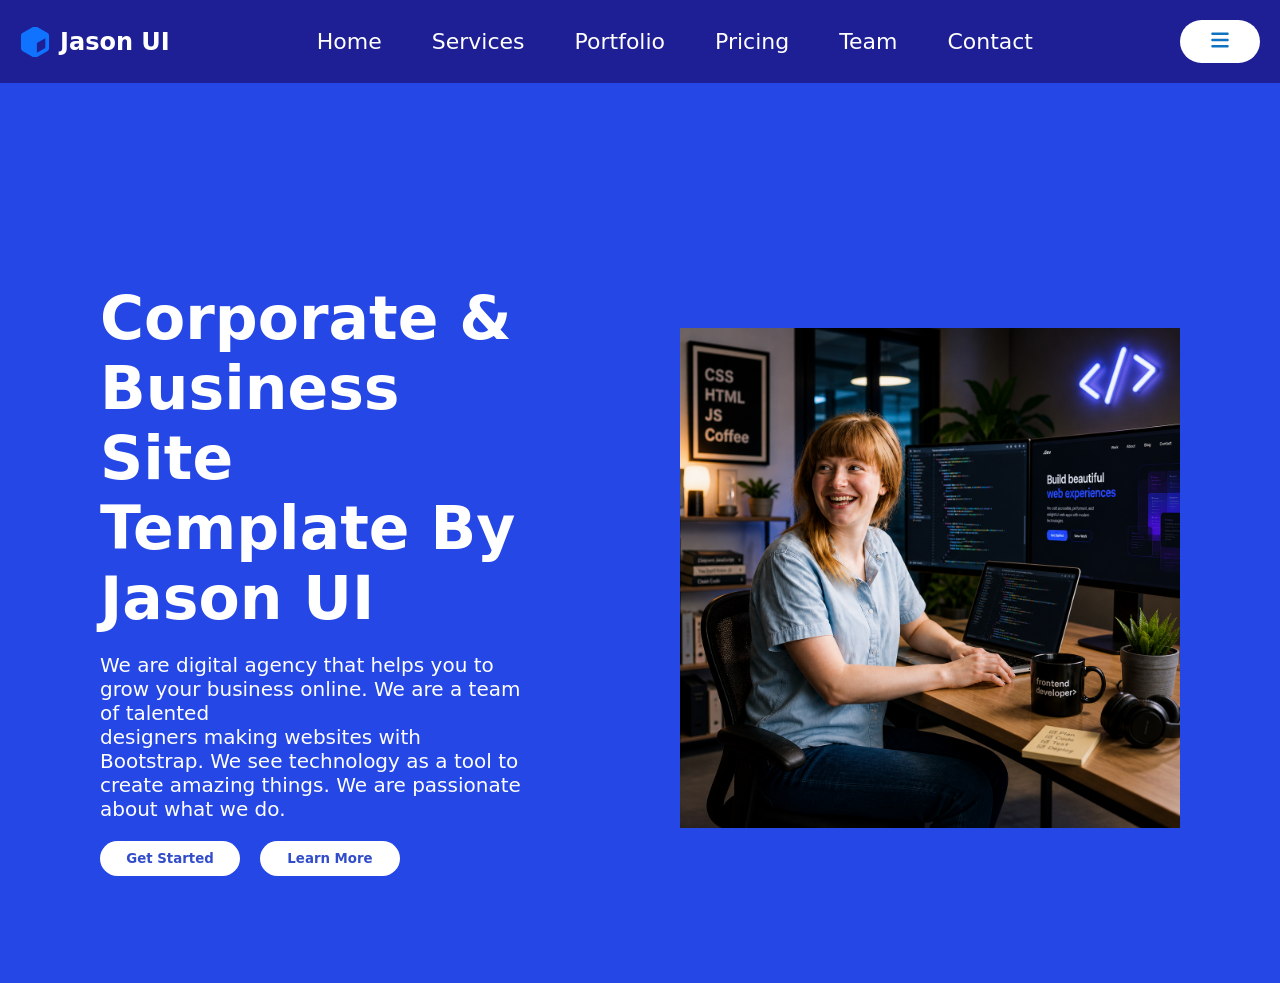
<file: index.html>
<!DOCTYPE html>
<html lang="en">
<head>
    <meta charset="UTF-8">
    <meta name="viewport" content="width=device-width, initial-scale=1.0">
    <meta http-equiv="X-UA-Compatible" content="ie=edge">
    <meta name="description" content="Jason UI is a corporate and business site template built with HTML and CSS. It is a modern and responsive design that can be used for any type of business website.">
    <meta name="keywords" content="Jason UI, corporate site template, business site template, HTML, CSS, responsive design, modern design">
    <meta name="author" content="Jason UI Team">
    <link rel="stylesheet" href="css/styles.css" type="text/css">
    <title>Jason UI Business Landing Page</title>
</head>
<body>

    <!-- Navigation Bar -->

    <nav class="nav-bar">
        <div class="logo-container">
            <svg width="30" height="30" xmlns="http://www.w3.org/2000/svg" viewBox="0 0 512 512"><path fill="rgb(16, 115, 273)" d="M224.3-2.5c19.8-11.4 44.2-11.4 64 0L464.2 99c19.8 11.4 32 32.6 32 55.4l0 203c0 22.9-12.2 44-32 55.4L288.3 514.5c-19.8 11.4-44.2 11.4-64 0L48.5 413c-19.8-11.4-32-32.6-32-55.4l0-203c0-22.9 12.2-44 32-55.4L224.3-2.5zm207.8 360l0-166.1-143.8 83 0 166.1 143.8-83z"/></svg>
            <span class="logo-text">Jason UI</span>
        </div>
        
        <div class="list-container">
            <ul class="nav-list">
                <li><a href="index.html">Home</a></li>
                <li><a href="services.html">Services</a></li>
                <li><a href="#">Portfolio</a></li>
                <li><a href="pricing.html">Pricing</a></li>
                <li><a href="#">Team</a></li>
                <li><a href="contact.html">Contact</a></li>
            </ul>
        </div>

        <div class="btn-container">
            <button class="btn">
                <svg width="40" height="20" xmlns="http://www.w3.org/2000/svg" viewBox="0 0 448 512"><path fill="rgb(16, 115, 193)" d="M0 96C0 78.3 14.3 64 32 64l384 0c17.7 0 32 14.3 32 32s-14.3 32-32 32L32 128C14.3 128 0 113.7 0 96zM0 256c0-17.7 14.3-32 32-32l384 0c17.7 0 32 14.3 32 32s-14.3 32-32 32L32 288c-17.7 0-32-14.3-32-32zM448 416c0 17.7-14.3 32-32 32L32 448c-17.7 0-32-14.3-32-32s14.3-32 32-32l384 0c17.7 0 32 14.3 32 32z"/></svg>
            </button>
        </div>
    </nav>

    <!--Main Page-->

    <main class="main-container">
        <div class="main-content">

            <!--Introduction Section-->

            <section class="intro-container">
                <h1 class="intro-heading">
                    Corporate & Business Site<br>Template By<br>Jason UI
                </h1>

                <p class="intro-paragraph">
                    We are digital agency that helps you to grow your business online. We are a team of talented<br> designers making websites with Bootstrap. We see technology as a tool to<br> create amazing things. We are passionate about what we do.
                </p>

                <div class="btn-group">
                    <button class="started-btn">Get Started</button>
                    <button class="learn-btn">Learn More</button>
                </div>
            </section>

            <!--Image Section-->

            <section class="image-container">
                <div class="image-wrapper">
                    <img src="images/tech-worker.png" alt="A Tech worker">
                </div>
            </section>
        </div>
    </main>
</body>
</html>
</file>
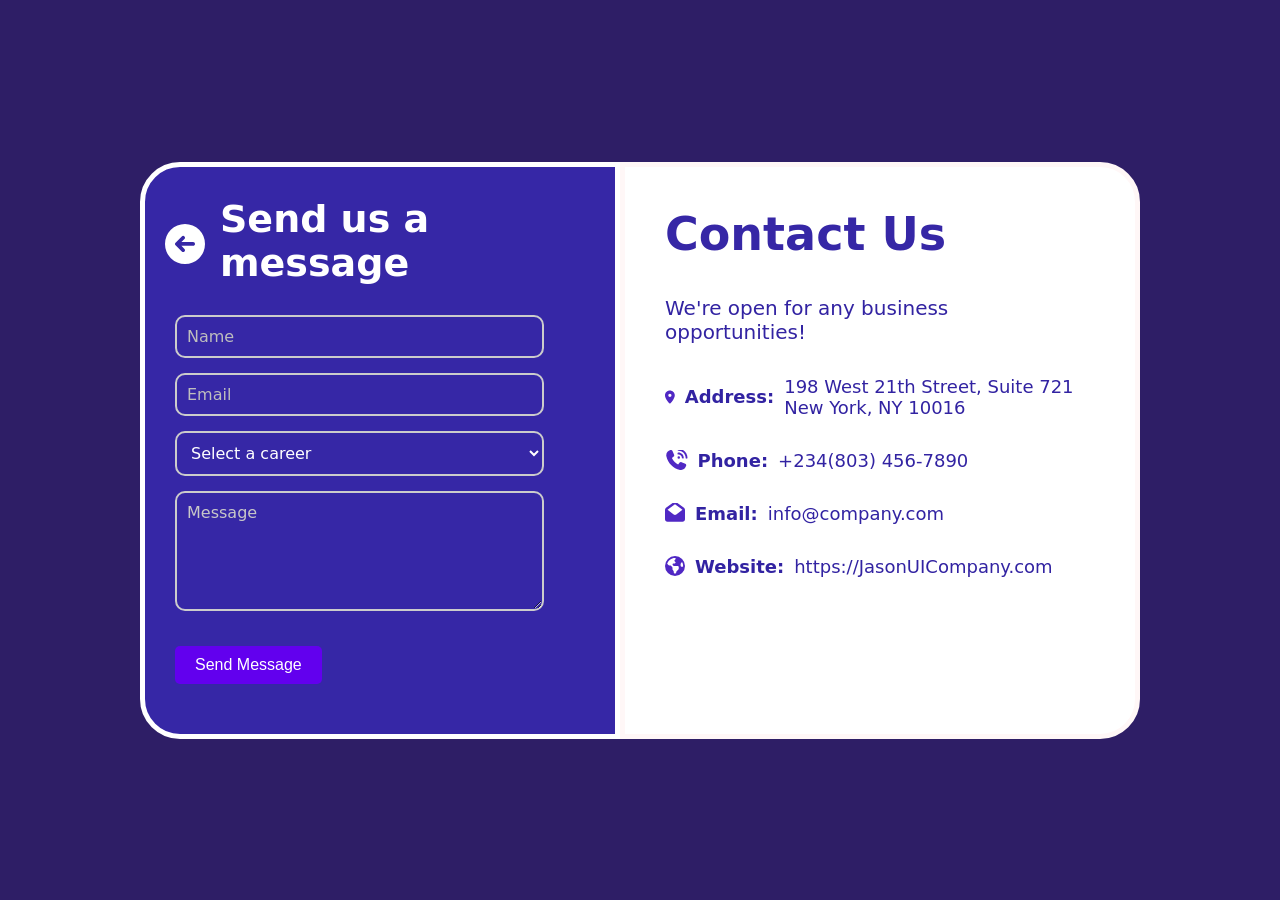
<file: contact.html>
<!DOCTYPE html>
<html lang="en">
<head>
    <meta charset="UTF-8">
    <meta name="viewport" content="width=device-width, initial-scale=1.0">
    <meta http-equiv="X-UA-Compatible" content="ie=edge">
    <meta name="description" content="Jason UI is a corporate and business site template built with HTML and CSS. It is a modern and responsive design that can be used for any type of business website.">
    <meta name="keywords" content="Jason UI, corporate site template, business site template, HTML, CSS, responsive design, modern design">
    <meta name="author" content="Jason UI Contact Page">

    <link rel="stylesheet" href="css/contact.css" type="text/css">

    <title>Contact Page</title>
</head>
<body>
    <main>
        <div class="contact-container">

            <!-- Contact Form -->

            <section class="contact-form">
                <div class="contact-form-header">
                    <a href="index.html"><svg xmlns="http://www.w3.org/2000/svg" height="40" width="40" viewBox="0 0 512 512"><path fill="white" d="M256 512a256 256 0 1 0 0-512 256 256 0 1 0 0 512zM135 239l80-80c9.4-9.4 24.6-9.4 33.9 0s9.4 24.6 0 33.9l-39 39 150.1 0c13.3 0 24 10.7 24 24s-10.7 24-24 24l-150.1 0 39 39c9.4 9.4 9.4 24.6 0 33.9s-24.6 9.4-33.9 0l-80-80c-9.4-9.4-9.4-24.6 0-33.9z"/></svg></a>
                    <span><h2>Send us a message</h2></span>
                </div>

                <!--Form-->

                        <form action="submit_form.php" method="get">
                            <div class="form-group">
                                <input type="text" name="name" placeholder="Name" required>

                                <input type="email" name="email" placeholder="Email" required>

                                <select class="career-select" id="career" name="career">
                                    <option value=" ">Select a career</option>
                                    <option value="Software Engineer">Software Engineer</option>
                                    <option value="Product Manager">Product Manager</option>
                                    <option value="Designer">Designer</option>
                                    <option value="Sales Associate">Sales Associate</option>
                                    <option value="Customer Service Representative">Customer Service Representative</option>
                                    <option value="web developer">Web developer</option>
                                    <option value="others">Others</option>
                                </select>

                                    <textarea rows="5" cols="60" name="message" placeholder="Message" required></textarea>

                                    <button id="submit-btn" type="submit">Send Message</button>
                            </div>

                        </form>
            </section>

            <!-- Contact Information -->

            <section class="contact-info">
                <h2 class="contact-info-title">Contact Us</h2>
                <p class="contact-info-description">We're open for any business opportunities!</p>

                <p class="address">
                    <svg xmlns="http://www.w3.org/2000/svg" height="20" width="15" viewBox="0 0 384 512"><path fill="rgb(80, 40, 196)" d="M0 188.6C0 84.4 86 0 192 0S384 84.4 384 188.6c0 119.3-120.2 262.3-170.4 316.8-11.8 12.8-31.5 12.8-43.3 0-50.2-54.5-170.4-197.5-170.4-316.8zM192 256a64 64 0 1 0 0-128 64 64 0 1 0 0 128z"/></svg><strong>Address:</strong> 198 West 21th Street, Suite 721 New York, NY 10016</p>

                <p class="phone">
                    <svg xmlns="http://www.w3.org/2000/svg" height="20" width="22.5" viewBox="0 0 576 512"><path fill="rgb(80, 40, 196)" d="M344-32c128.1 0 232 103.9 232 232 0 13.3-10.7 24-24 24s-24-10.7-24-24c0-101.6-82.4-184-184-184-13.3 0-24-10.7-24-24s10.7-24 24-24zm8 192a32 32 0 1 1 0 64 32 32 0 1 1 0-64zM320 88c0-13.3 10.7-24 24-24 75.1 0 136 60.9 136 136 0 13.3-10.7 24-24 24s-24-10.7-24-24c0-48.6-39.4-88-88-88-13.3 0-24-10.7-24-24zM144.1 1.4c19.7-5.4 40.3 4.7 48.1 23.5l40.5 97.3c6.9 16.5 2.1 35.6-11.8 47l-44.1 36.1c32.5 71.6 89 130 159.3 164.9L374.7 323c11.3-13.9 30.4-18.6 47-11.8L519 351.8c18.8 7.8 28.9 28.4 23.5 48.1l-1.5 5.5C523.4 470.1 460.9 525.3 384.6 509.2 209.6 472.1 71.9 334.4 34.8 159.4 18.7 83.1 73.9 20.6 138.5 2.9l5.5-1.5z"/></svg><strong>Phone:</strong> +234(803) 456-7890</p>

                <p class="email">
                    <svg xmlns="http://www.w3.org/2000/svg" height="20" width="20" viewBox="0 0 512 512"><path fill="rgb(80, 40, 196)" d="M64.4 175.8L256 33.9 447.6 175.8 289.5 293c-9.7 7.2-21.4 11-33.5 11s-23.8-3.9-33.5-11L64.4 175.8zM256-32c-12.1 0-23.8 3.9-33.5 11L25.9 124.7C9.6 136.8 0 155.8 0 176.1L0 416c0 35.3 28.7 64 64 64l384 0c35.3 0 64-28.7 64-64l0-239.9c0-20.3-9.6-39.4-25.9-51.4L289.5-21c-9.7-7.2-21.4-11-33.5-11z"/></svg><strong>Email:</strong> info@company.com</p>

                <p class="website">
                    <svg xmlns="http://www.w3.org/2000/svg" height="20" width="20" viewBox="0 0 512 512"><path fill="rgb(80, 40, 196)" d="M55.7 199.7l30.9 30.9c6 6 14.1 9.4 22.6 9.4l21.5 0c8.5 0 16.6 3.4 22.6 9.4l29.3 29.3c6 6 9.4 14.1 9.4 22.6l0 37.5c0 8.5 3.4 16.6 9.4 22.6l13.3 13.3c6 6 9.4 14.1 9.4 22.6l0 18.7c0 17.7 14.3 32 32 32s32-14.3 32-32l0-2.7c0-8.5 3.4-16.6 9.4-22.6l45.3-45.3c6-6 9.4-14.1 9.4-22.6l0-34.7c0-17.7-14.3-32-32-32l-82.7 0c-8.5 0-16.6-3.4-22.6-9.4l-16-16c-4.2-4.2-6.6-10-6.6-16 0-12.5 10.1-22.6 22.6-22.6l34.7 0c12.5 0 22.6-10.1 22.6-22.6 0-6-2.4-11.8-6.6-16l-19.7-19.7C242 130 240 125.1 240 120s2-10 5.7-13.7l17.3-17.3c5.8-5.8 9.1-13.7 9.1-21.9 0-7.2-2.4-13.7-6.4-18.9-3.2-.1-6.4-.2-9.6-.2-95.4 0-175.7 64.2-200.3 151.7zM464 256c0-34.6-8.4-67.2-23.4-95.8-6.4 .9-12.7 3.9-17.9 9.1l-13.4 13.4c-6 6-9.4 14.1-9.4 22.6l0 34.7c0 17.7 14.3 32 32 32l24.1 0c2.5 0 5-.3 7.3-.8 .4-5 .5-10.1 .5-15.2zM0 256a256 256 0 1 1 512 0 256 256 0 1 1 -512 0z"/></svg><strong>Website:</strong> <a href="https://Jason UI Comapny.com">https://JasonUICompany.com</a></p>

            </section>
        </div>
    </main>
    
</body>
</html>
</file>
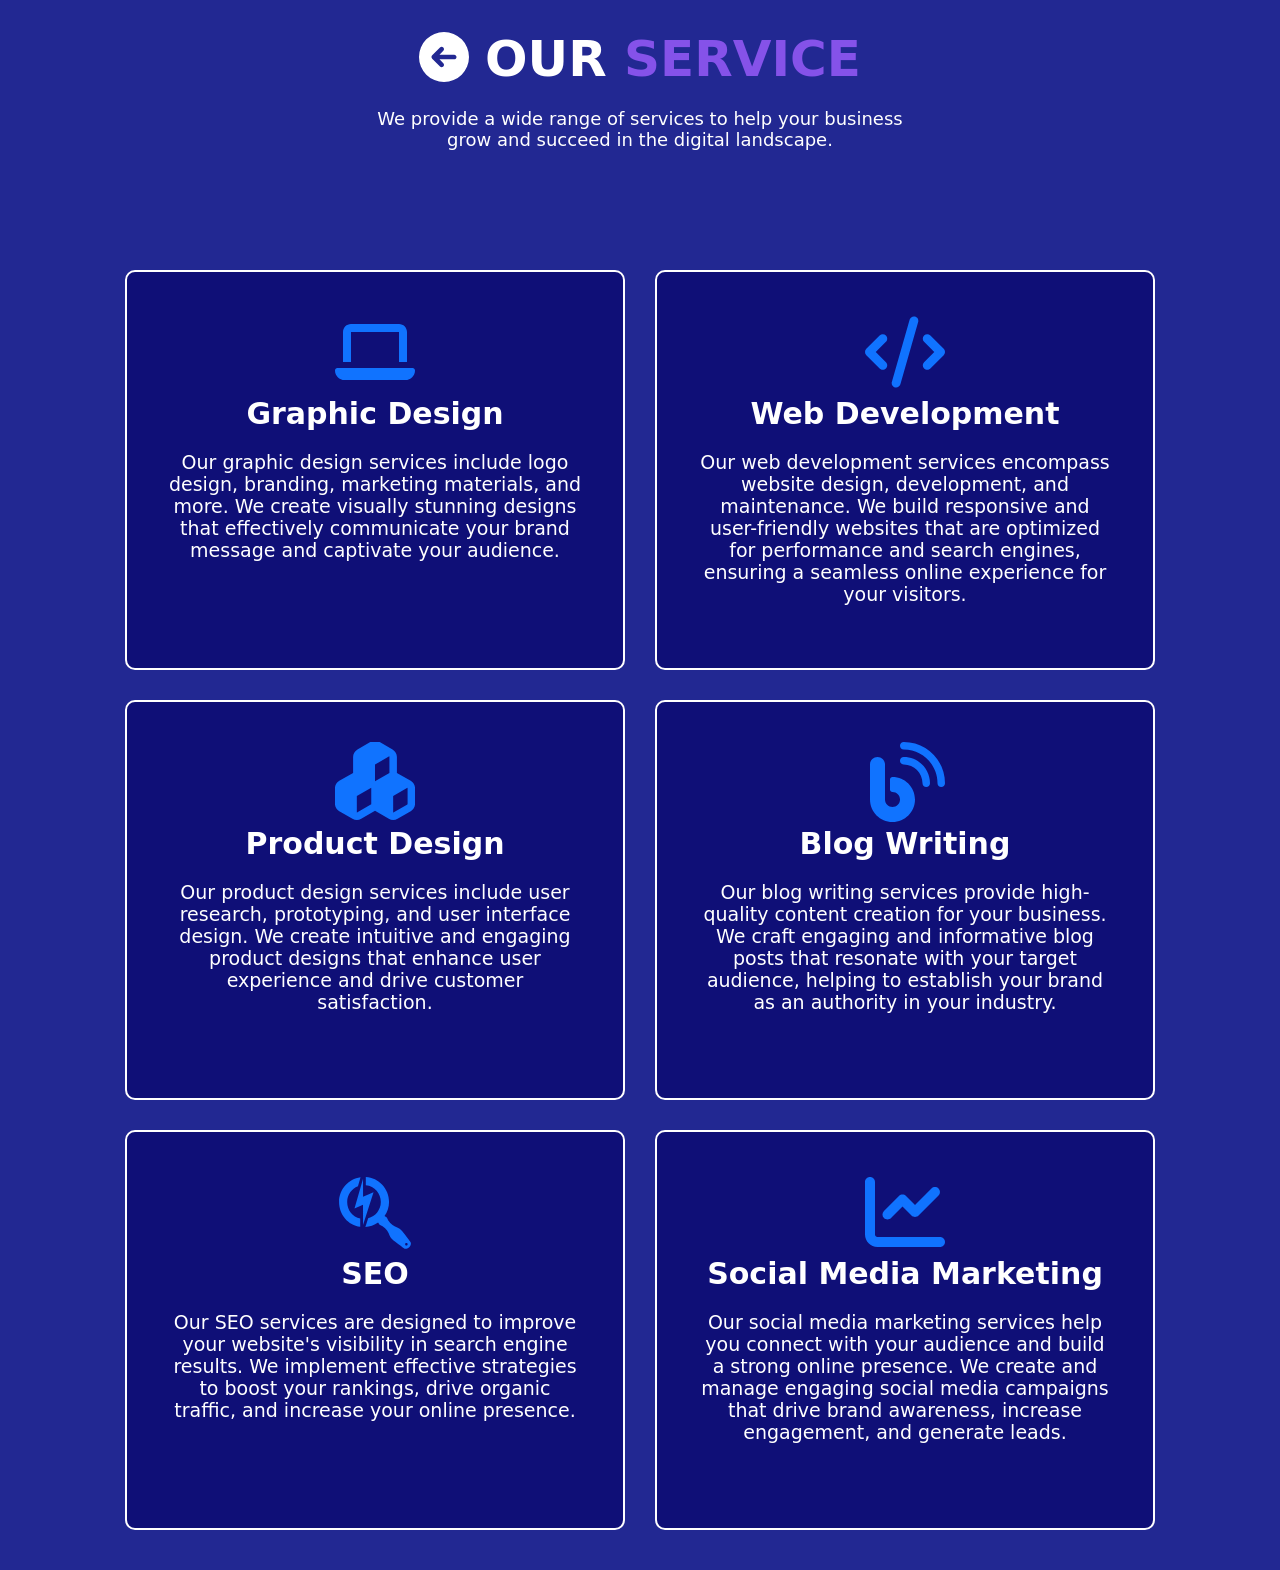
<file: services.html>
<!DOCTYPE html>
<html lang="en">
<head>
    <meta charset="UTF-8">
    <meta name="viewport" content="width=device-width, initial-scale=1.0">
    <meta http-equiv="X-UA-Compatible" content="ie=edge">
    <meta name="description" content="Jason UI is a corporate and business site template built with HTML and CSS. It is a modern and responsive design that can be used for any type of business website.">
    <meta name="keywords" content="Jason UI, corporate site template, business site template, HTML, CSS, responsive design, modern design">
    <meta name="author" content="Jason UI services page">
    <link rel="stylesheet" href="css/services.css" type="text/css">
    <title>Services</title>
</head>
    <body>
        <main>

            <!--Service Intro-->

            <section class="service-intro">
                <div class="our-service container">
                    <a class="back-link" href="index.html">
                        <svg width="50" height="50" xmlns="http://www.w3.org/2000/svg" viewBox="0 0 512 512"><path fill="white" d="M256 512a256 256 0 1 0 0-512 256 256 0 1 0 0 512zM135 239l80-80c9.4-9.4 24.6-9.4 33.9 0s9.4 24.6 0 33.9l-39 39 150.1 0c13.3 0 24 10.7 24 24s-10.7 24-24 24l-150.1 0 39 39c9.4 9.4 9.4 24.6 0 33.9s-24.6 9.4-33.9 0l-80-80c-9.4-9.4-9.4-24.6 0-33.9z"/>
                        </svg>
                    </a>
                    
                    <h1>OUR <span class="highlight">SERVICE</span></h1>
                </div>
                
                <p class="intro-description">We provide a wide range of services to help your business<br> grow and succeed in the digital landscape.</p>
            </section>

            <!--Service List-->

            <section class="service-list">
                <div class="graphic-design">
                    <svg width="80" height="80" xmlns="http://www.w3.org/2000/svg" viewBox="0 0 640 512"><path fill="rgb(16, 115, 273)" d="M128 32C92.7 32 64 60.7 64 96l0 240 64 0 0-240 384 0 0 240 64 0 0-240c0-35.3-28.7-64-64-64L128 32zM19.2 384C8.6 384 0 392.6 0 403.2 0 445.6 34.4 480 76.8 480l486.4 0c42.4 0 76.8-34.4 76.8-76.8 0-10.6-8.6-19.2-19.2-19.2L19.2 384z"/></svg>
                    <h2>Graphic Design</h2>
                    <p class="service-description">Our graphic design services include logo design, branding, marketing materials, and more. We create visually stunning designs that effectively communicate your brand message and captivate your audience.</p>
                </div>

                <div class="web-development">
                    <svg width="80" height="80" xmlns="http://www.w3.org/2000/svg" viewBox="0 0 576 512"><path fill="rgb(16, 115, 273)" d="M360.8 1.2c-17-4.9-34.7 5-39.6 22l-128 448c-4.9 17 5 34.7 22 39.6s34.7-5 39.6-22l128-448c4.9-17-5-34.7-22-39.6zm64.6 136.1c-12.5 12.5-12.5 32.8 0 45.3l73.4 73.4-73.4 73.4c-12.5 12.5-12.5 32.8 0 45.3s32.8 12.5 45.3 0l96-96c12.5-12.5 12.5-32.8 0-45.3l-96-96c-12.5-12.5-32.8-12.5-45.3 0zm-274.7 0c-12.5-12.5-32.8-12.5-45.3 0l-96 96c-12.5 12.5-12.5 32.8 0 45.3l96 96c12.5 12.5 32.8 12.5 45.3 0s12.5-32.8 0-45.3L77.3 256 150.6 182.6c12.5-12.5 12.5-32.8 0-45.3z"/></svg>
                    <h2>Web Development</h2>
                    <p class="service-description">Our web development services encompass website design, development, and maintenance. We build responsive and user-friendly websites that are optimized for performance and search engines, ensuring a seamless online experience for your visitors.</p>
                </div>

                <div class="product-design">
                    <svg width="80" height="80" xmlns="http://www.w3.org/2000/svg" viewBox="0 0 512 512"><path fill="rgb(16, 115, 273)" d="M284-1.3c-17.3-10-38.7-10-56 0L143.8 47.3c-17.3 10-28 28.5-28 48.5l0 101.9-88.3 51c-17.3 10-28 28.5-28 48.5l0 97.3c0 20 10.7 38.5 28 48.5l84.3 48.6c17.3 10 38.7 10 56 0l88.3-51 88.3 51c17.3 10 38.7 10 56 0L484.5 443c17.3-10 28-28.5 28-48.5l0-97.3c0-20-10.7-38.5-28-48.5l-88.3-51 0-101.9c0-20-10.7-38.5-28-48.5L284-1.3zM232 292.6l0 106.5-88.3 51c-1.2 .7-2.6 1.1-4 1.1l0-105.3 92.3-53.3zm231.4 .6c.7 1.2 1.1 2.6 1.1 4l0 97.3c0 2.9-1.5 5.5-4 6.9l-84.3 48.6c-1.2 .7-2.6 1.1-4 1.1l0-105.3 91.2-52.6zM348.3 95.8l0 101.9-92.3 53.3 0-106.5 91.2-52.6c.7 1.2 1.1 2.6 1.1 4z"/></svg>
                    <h2>Product Design</h2>
                    <p class="service-description">Our product design services include user research, prototyping, and user interface design. We create intuitive and engaging product designs that enhance user experience and drive customer satisfaction.</p>
                </div>

                <div class="blog-writing">
                    <svg width="80" height="80" xmlns="http://www.w3.org/2000/svg" viewBox="0 0 512 512"><path fill="rgb(16, 115, 273)" d="M224 24c0-13.3 10.7-24 24-24 145.8 0 264 118.2 264 264 0 13.3-10.7 24-24 24s-24-10.7-24-24c0-119.3-96.7-216-216-216-13.3 0-24-10.7-24-24zM80 96c26.5 0 48 21.5 48 48l0 224c0 26.5 21.5 48 48 48s48-21.5 48-48-21.5-48-48-48c-8.8 0-16-7.2-16-16l0-64c0-8.8 7.2-16 16-16 79.5 0 144 64.5 144 144S255.5 512 176 512 32 447.5 32 368l0-224c0-26.5 21.5-48 48-48zm168 0c92.8 0 168 75.2 168 168 0 13.3-10.7 24-24 24s-24-10.7-24-24c0-66.3-53.7-120-120-120-13.3 0-24-10.7-24-24s10.7-24 24-24z"/></svg>
                    <h2>Blog Writing</h2>
                    <p class="service-description">Our blog writing services provide high-quality content creation for your business. We craft engaging and informative blog posts that resonate with your target audience, helping to establish your brand as an authority in your industry.</p>
                </div>

                <div class="SEO">
                    <svg width="80" height="80" xmlns="http://www.w3.org/2000/svg" viewBox="0 0 448 512"><path fill="rgb(16, 115, 273)" d="M214.6 130.3l-67.2 28.2 0-115.3-54.7 190.3 54.7-24.2 0 130.3 67.2-209.3zM131.4 33.6l-1.3 4.7-15.2 52.9C74.6 106.7 46 145.8 46 191.5 46 243.8 80.3 287.4 129.4 297l0 53.6C51.5 340.1-6 272.4-6 191.6-6 111.1 53.8 44.4 131.4 33.6zM442.8 480.8c-11.2 11.2-23.1 12.3-28.6 10.5-5.4-1.8-27.1-19.9-60.4-44.4-33.3-24.6-33.6-35.7-43-56.7-9.4-20.9-30.4-42.6-57.5-52.4l-9.7-14.7c-24.7 16.9-53 26.9-81.3 28.7l2.1-6.6 15.9-49.5c46.5-11.9 80.9-54 80.9-104.2 0-54.5-38.4-102.1-96-107.1l0-52.1c83.2 5.1 148.8 74.5 148.8 159.3 0 33.6-11.2 64.7-29 90.4l14.6 9.6c9.8 27.1 31.5 48 52.4 57.4s32.2 9.7 56.8 43c24.6 33.2 42.7 54.9 44.5 60.3s.7 17.3-10.5 28.5zm-9.9-17.9c0-4.4-3.6-8-8-8s-8 3.6-8 8 3.6 8 8 8 8-3.6 8-8z"/></svg>
                    <h2>SEO</h2>
                    <p class="service-description">Our SEO services are designed to improve your website's visibility in search engine results. We implement effective strategies to boost your rankings, drive organic traffic, and increase your online presence.</p>
                </div>

                <div class="social-media-marketing">
                    <svg width="80" height="80" xmlns="http://www.w3.org/2000/svg" viewBox="0 0 512 512"><path fill="rgb(16, 115, 273)" d="M64 64c0-17.7-14.3-32-32-32S0 46.3 0 64L0 400c0 44.2 35.8 80 80 80l400 0c17.7 0 32-14.3 32-32s-14.3-32-32-32L80 416c-8.8 0-16-7.2-16-16L64 64zm406.6 86.6c12.5-12.5 12.5-32.8 0-45.3s-32.8-12.5-45.3 0L320 210.7 262.6 153.4c-12.5-12.5-32.8-12.5-45.3 0l-96 96c-12.5 12.5-12.5 32.8 0 45.3s32.8 12.5 45.3 0l73.4-73.4 57.4 57.4c12.5 12.5 32.8 12.5 45.3 0l128-128z"/></svg>
                    <h2>Social Media Marketing</h2>
                    <p class="service-description">Our social media marketing services help you connect with your audience and build a strong online presence. We create and manage engaging social media campaigns that drive brand awareness, increase engagement, and generate leads.</p>
                </div>

            </section>
        </main>
    </body>
</html>
</file>
<file: css/styles.css>
*{
    margin: 0;
    padding: 0;
    box-sizing: border-box;
}
body{
    height: 100%;
    width: 100%;
}

/*Navigation Bar*/

.nav-bar{
    position: static;
    background-color: rgb(31, 31, 149);
    display: flex;
    flex-wrap: wrap;
    justify-content: space-between;
    align-items: center;
    padding: 20px;
    width: 100%;
    max-width: 100%;
}
.logo-container{
    display: flex;
    align-items: center;
    justify-content: center;
    gap: 10px;
}
.logo-text{
    font-size: 24px;
    font-weight: bold;
    color: white;
    font-family: system-ui, -apple-system, BlinkMacSystemFont, 'Segoe UI', Roboto, Oxygen, Ubuntu, Cantarell, 'Open Sans', 'Helvetica Neue', sans-serif, arial;
}
.nav-list{
    display: flex;
    align-items: center;
    justify-content: center;
    gap: 50px;
    font-weight: 500;
}
.nav-list a{
    text-decoration: none;
    color: white;
    font-size: 22px;
    font-family: system-ui, -apple-system, BlinkMacSystemFont, 'Segoe UI', Roboto, Oxygen, Ubuntu, Cantarell, 'Open Sans', 'Helvetica Neue', sans-serif, arial;
}
.nav-list a:hover{
    text-decoration: underline;
    transition: all 0.4s ease-out;
}
.nav-list li{
    list-style-type: none;
}
.btn-container{
    display: flex;
    align-items: center;
    justify-content: center;
}
.btn{
    padding: 10px 20px;
    width: 80px;
    background-color: white;
    color: rgb(36, 71, 230);
    border: none;
    border-radius: 50px;
    text-decoration: none;
}
.btn:hover{
    background-color: rgb(161, 173, 173);
    cursor: pointer;
    transition: all 0.3s ease-out;
}

/*Main Content Design*/
.main-container{
    padding: 100px;
    background-color: rgb(36, 71, 230);
    height: 100vh;
}
.main-content{
    display: flex;
    align-items: center;
    justify-content: center;
    gap: 150px;
    margin-top: 100px;
}
img{
    width: 500px;
}
.intro-heading{
    color: white;
    font-size: 60px;
    font-family: system-ui, -apple-system, BlinkMacSystemFont, 'Segoe UI', Roboto, Oxygen, Ubuntu, Cantarell, 'Open Sans', 'Helvetica Neue', sans-serif, arial;
    font-weight: 900;
}
.intro-paragraph{
    color: white;
    font-size: 20px;
    font-weight: 500;
    font-family: system-ui, -apple-system, BlinkMacSystemFont, 'Segoe UI', Roboto, Oxygen, Ubuntu, Cantarell, 'Open Sans', 'Helvetica Neue', sans-serif, arial;
    margin-top: 20px;
}
.btn-group{
    display: flex;
    align-items: center;
    margin-top: 20px;
    gap: 20px;
}
.started-btn, .learn-btn {
    padding: 10px 20px;
    width: 140px;
    background-color: white;
    color: rgb(49, 77, 202);
    border: none;
    border-radius: 50px;
    text-decoration: none;
    font-family: system-ui, -apple-system, BlinkMacSystemFont, 'Segoe UI', Roboto, Oxygen, Ubuntu, Cantarell, 'Open Sans', 'Helvetica Neue', sans-serif, arial;
    font-weight: 600;
}
.started-btn:hover, .learn-btn:hover{
    background-color: rgb(197, 202, 202);
    cursor: pointer;
    transition: all 0.2s ease-in;
}

/*Responsive Design*/

@media (max-width: 768px) {
    .main-content{
        margin-top: 20px;
        flex-direction: column;
        gap: 50px;
    }
        .main-container{
            padding: 50px;
            height: auto;
            max-height: 100%;
        }
        img{
            width: 100%;
        }
        .intro-heading{
            font-size: 50px;
            text-align: center;
        }
        .intro-paragraph{
            font-size: 18px;
            text-align: center;
        }
        .nav-bar{
            flex-direction: column;
            gap: 20px;
        }
         .nav-list{
            display: flex;
            flex-wrap: wrap;
            flex-shrink: 1;
            gap: 20px;
            overflow: scroll;
        }
         .btn-container{
            display: none;
         }
}
</file>
<file: css/contact.css>
*{
    margin: 0;
    padding: 0;
    box-sizing: border-box;
}
body {
    font-family: Arial, sans-serif;
    background-color: #2e1e66;
}
main {
    display: flex;
    align-items: center;
    justify-content: center;
    flex-wrap: wrap;
    height: 100vh;
    max-height: 100vh;
}
.contact-container{
    display: flex;
    align-items: stretch;
    justify-content: center;
    flex-wrap: wrap;
    width: 100%;
    max-width: 1000px;
}

/*Contact Form */
.contact-form-header{
    display: flex;
    align-items: center;
    gap: 15px;
}
.contact-form{
    background-color: rgb(54, 39, 166);
    display: flex;
    flex: 1;
    align-items: center;
    justify-content: center;
    flex-direction: column;
    padding: 20px;
    border: 5px solid white;
    border-radius: 40px 0px 0px 40px;

}
.contact-form h2{
    color: rgb(255, 255, 255);
    font-family: system-ui, -apple-system, BlinkMacSystemFont, 'Segoe UI', Roboto, Oxygen, Ubuntu, Cantarell, 'Open Sans', 'Helvetica Neue', sans-serif, arial;
    font-size: 38px;
    font-weight: 800;
    margin-top: 10px;
    margin-bottom: 20px;
}
.form-group{
    display: flex;
    align-items: flex-start;
    justify-content: center;
    flex-direction: column;
    gap: 15px;
    margin-bottom: 20px;
    padding: 10px;
}
input[type="text"], input[type="email"]{
    width: 90%;
    padding: 10px;
    border: 2px solid #ccc;
    color: white;
    border-radius: 10px;
    font-size: 16px;
    font-family: system-ui, -apple-system, BlinkMacSystemFont, 'Segoe UI', Roboto, Oxygen, Ubuntu, Cantarell, 'Open Sans', 'Helvetica Neue', sans-serif, arial;
    background: transparent;
}
input::placeholder{
    color: rgb(190, 190, 190);
    font-family: system-ui, -apple-system, BlinkMacSystemFont, 'Segoe UI', Roboto, Oxygen, Ubuntu, Cantarell, 'Open Sans', 'Helvetica Neue', sans-serif, arial;
}
.career-select{
    width: 90%;
    padding: 10px;
    border: 2px solid #ccc;
    color: white;
    border-radius: 10px;
    font-size: 16px;
    font-family: system-ui, -apple-system, BlinkMacSystemFont, 'Segoe UI', Roboto, Oxygen, Ubuntu, Cantarell, 'Open Sans', 'Helvetica Neue', sans-serif, arial;
    background: transparent;
}
option{
    background-color: rgb(54, 39, 166);
    color: white;
}
textarea{
    width: 90%;
    max-width: 90%;
    min-height: 120px;
    padding: 10px;
    border: 2px solid #ccc;
    color: white;
    border-radius: 10px;
    font-size: 16px;
    font-family: system-ui, -apple-system, BlinkMacSystemFont, 'Segoe UI', Roboto, Oxygen, Ubuntu, Cantarell, 'Open Sans', 'Helvetica Neue', sans-serif, arial;
    background: transparent;
}
textarea::placeholder{
    color: rgb(200, 200, 200);
    font-family: system-ui, -apple-system, BlinkMacSystemFont, 'Segoe UI', Roboto, Oxygen, Ubuntu, Cantarell, 'Open Sans', 'Helvetica Neue', sans-serif, arial;
}
button[type="submit"]{
    display: flex;
    align-items: center;
    background-color: #6200ee;
    color: white;
    border: none;
    padding: 10px 20px;
    margin-top: 20px;
    border-radius: 5px;
    font-size: 16px;
    cursor: pointer;
    transition: background-color 0.3s ease;
}
button[type="submit"]:hover{
    background-color: #43049b;
}

/*Contact Information */

.contact-info{
    background-color: rgb(255, 255, 255);
    padding: 40px;
    display: flex;
    flex: 1;
    flex-direction: column;
    gap: 20px;
    border: 5px solid rgb(255, 247, 247);
    border-radius: 0px 40px 40px 0px;
    font-family: system-ui, -apple-system, BlinkMacSystemFont, 'Segoe UI', Roboto, Oxygen, Ubuntu, Cantarell, 'Open Sans', 'Helvetica Neue', sans-serif, arial;
}
.contact-info-title{
    font-size: 46px;
    font-weight: 800;
    color: rgb(54, 39, 166);
}
.contact-info-description{
    font-size: 20px;
    color: rgb(50, 35, 162);
    margin-top: 15px;
}
.address, .email, .phone, .website{
    display: flex;
    align-items: center;
    gap: 10px;
    font-size: 18px;
    color: rgb(50, 35, 162);
    margin-top: 12px;
}
a{
    text-decoration: none;
    color: rgb(50, 35, 162);
}
a:hover{
    text-decoration: underline;
}
a:visited{
    color: rgb(0, 0, 0);
}
a:active{
    color: rgb(0, 0, 0);
}

/* Responsive Design */
@media (max-width: 768px){
    .contact-container{
        display: flex;
        flex-direction: column;
        align-items: center;
    }
    .contact-form, .contact-info{
        width: 100%;
        max-width: none;
        border-radius: 0px;
    }
}
@media (max-width: 468px){
    .contact-form h2{
        font-size: 30px;
    }
    .contact-info-title{
        font-size: 32px;
    }
    
}
</file>
<file: css/services.css>
*{
    margin: 0;
    padding: 0;
    box-sizing: border-box;
}
body{
    background-color: #222892;
}

/*Service Intro Design*/
.our-service{
    display: flex;
    align-items: center;
    justify-content: center;
    gap: 16px;
}
.back-link{
    text-decoration: none;
}
.service-intro{
    text-align: center;
    padding: 30px 0;
}
.service-intro h1{
    font-size: 50px;
    color: white;
    font-family: system-ui, -apple-system, BlinkMacSystemFont, 'Segoe UI', Roboto, Oxygen, Ubuntu, Cantarell, 'Open Sans', 'Helvetica Neue', sans-serif, arial;
}
.highlight{
    color: rgb(133, 82, 233);
}
.intro-description{
    font-size: 18px;
    color: white;
    font-family: system-ui, -apple-system, BlinkMacSystemFont, 'Segoe UI', Roboto, Oxygen, Ubuntu, Cantarell, 'Open Sans', 'Helvetica Neue', sans-serif, arial;
    margin-top: 20px;
}

/*Service List Design*/

.service-list{
    display: flex;
    align-items: center;
    justify-content: center;
    gap: 30px;
    flex-wrap: wrap;
    padding: 40px;
    color: white;
    font-family: system-ui, -apple-system, BlinkMacSystemFont, 'Segoe UI', Roboto, Oxygen, Ubuntu, Cantarell, 'Open Sans', 'Helvetica Neue', sans-serif, arial;
    text-align: center;
    margin-top: 50px;
}
.graphic-design, .web-development, .blog-writing, .product-design, .SEO, .social-media-marketing {
    background-color: rgb(15, 15, 119);
    padding: 40px;
    border: 2px solid white;
    border-radius: 10px;
    width: 500px;
    height: 400px;
}
.service-list h2{
    font-size: 30px;
    margin-bottom: 20px;
}
.service-description {
    font-size: 19px;
}

/*Responsive Design*/
@media (max-width: 768px) {
    .service-list{
        margin-top: 5px;
        flex-direction: column;
        gap: 50px;
    } 
    .service-intro h1{
        font-size: 40px;
    }
    .graphic-design, .web-development, .blog-writing, .product-design, .SEO, .social-media-marketing {
        width: 100%;
        height: auto;
    }
}
</file>
